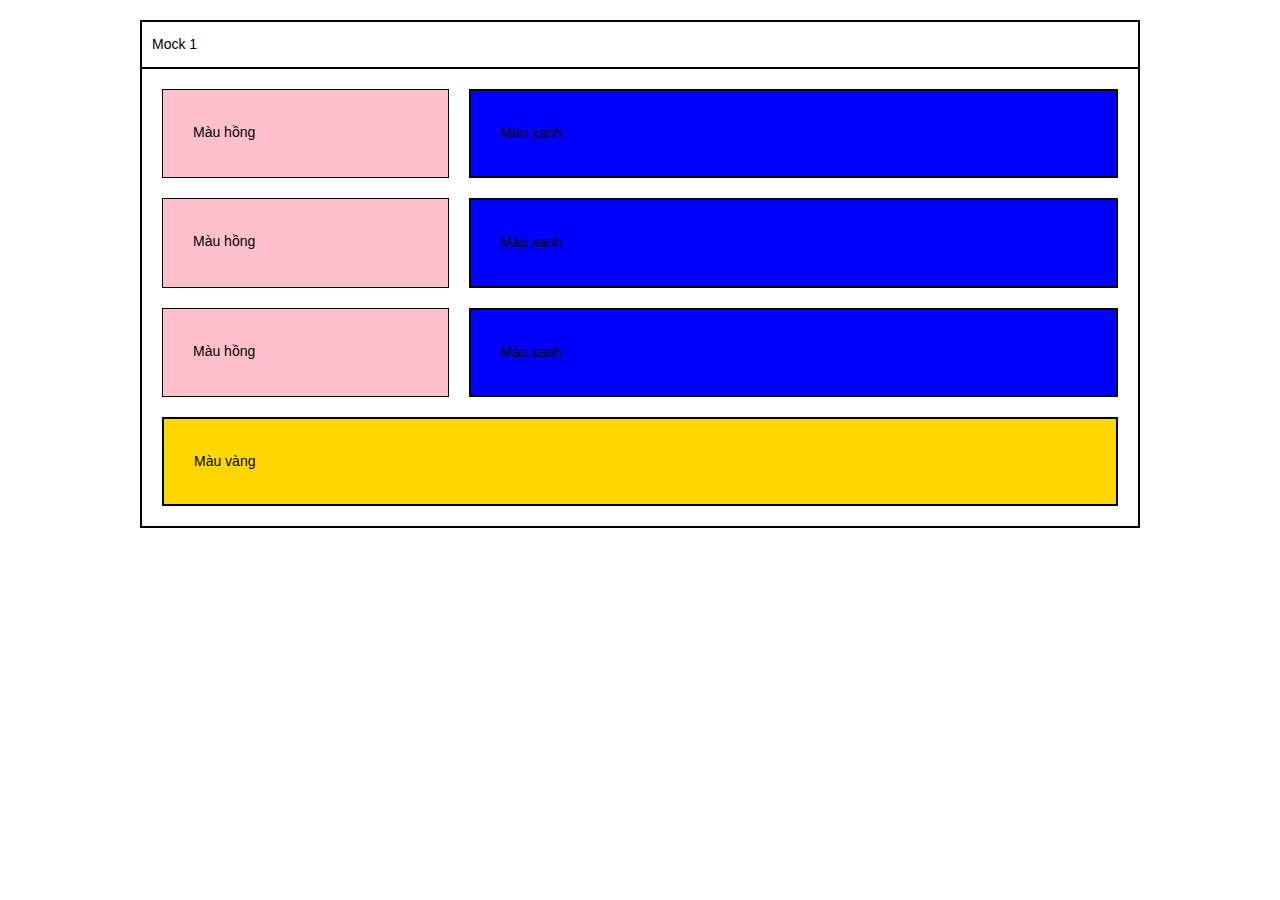
<file: index.html>
<!DOCTYPE html>
<html>
<head>
    <meta charset="UTF-8">
    <title>bai 1</title>
    <link rel="stylesheet" href="./assets/css/reset.css">
    
    <link rel="stylesheet" href="./assets/css/style.css">

    <link rel="stylesheet" href="./assets/css/responsive.css">

    <meta name="viewport" content="width=device-width, initial-scale=1, shrink-to-fit=no">
</head>
<body>
  <main>
    <div class="box">
      <div class="top">
        Mock 1
      </div>
      <div class="bottom">
        <div class="list">
          <div class="row">
            <div class="left">
              Màu hồng
            </div>
            <div class="right">
              Màu xanh
            </div>
          </div>
          <div class="row">
            <div class="left">
              Màu hồng
            </div>
            <div class="right">
              Màu xanh
            </div>
          </div>
          <div class="row">
            <div class="left">
              Màu hồng
            </div>
            <div class="right">
              Màu xanh
            </div>
          </div>
        </div>
        <div class="gold">
          Màu vàng
        </div>
      </div>
    </div>
  </main>
</body>
</html>
</file>
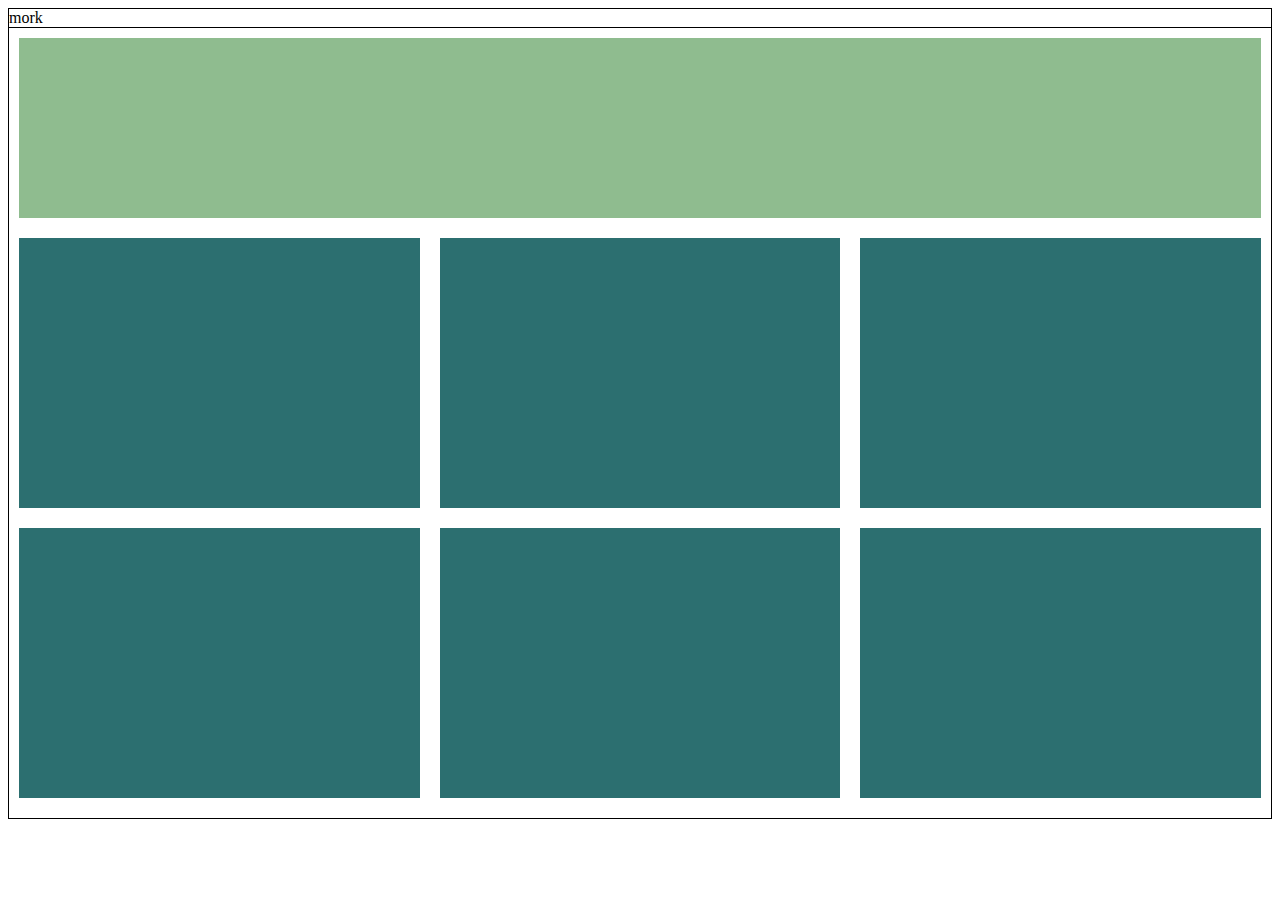
<file: 3/index.html>
<!DOCTYPE html>
<html lang="en">
<head>
    <meta charset="UTF-8">
    <meta http-equiv="X-UA-Compatible" content="IE=edge">
    <meta name="viewport" content="width=device-width, initial-scale=1.0">
    <link rel="stylesheet" href="css.css">
    <link rel="stylesheet" href="responsive.css">

    <title>Document</title>
</head>
<body>
    <main>
        <div class="khung">
            <div class="zz">mork</div>
            <div class="bo">
                <div class="xanh"></div>
                <div class="anh">
                    <div class="a" ></div>
                    <div class="a" ></div>
                    <div class="a" ></div>
                    <div class="a" ></div>
                    <div class="a" ></div>
                    <div class="a" ></div>
                </div>
            </div>
            
        </div>
    </main>
</body>
</html>
</file>
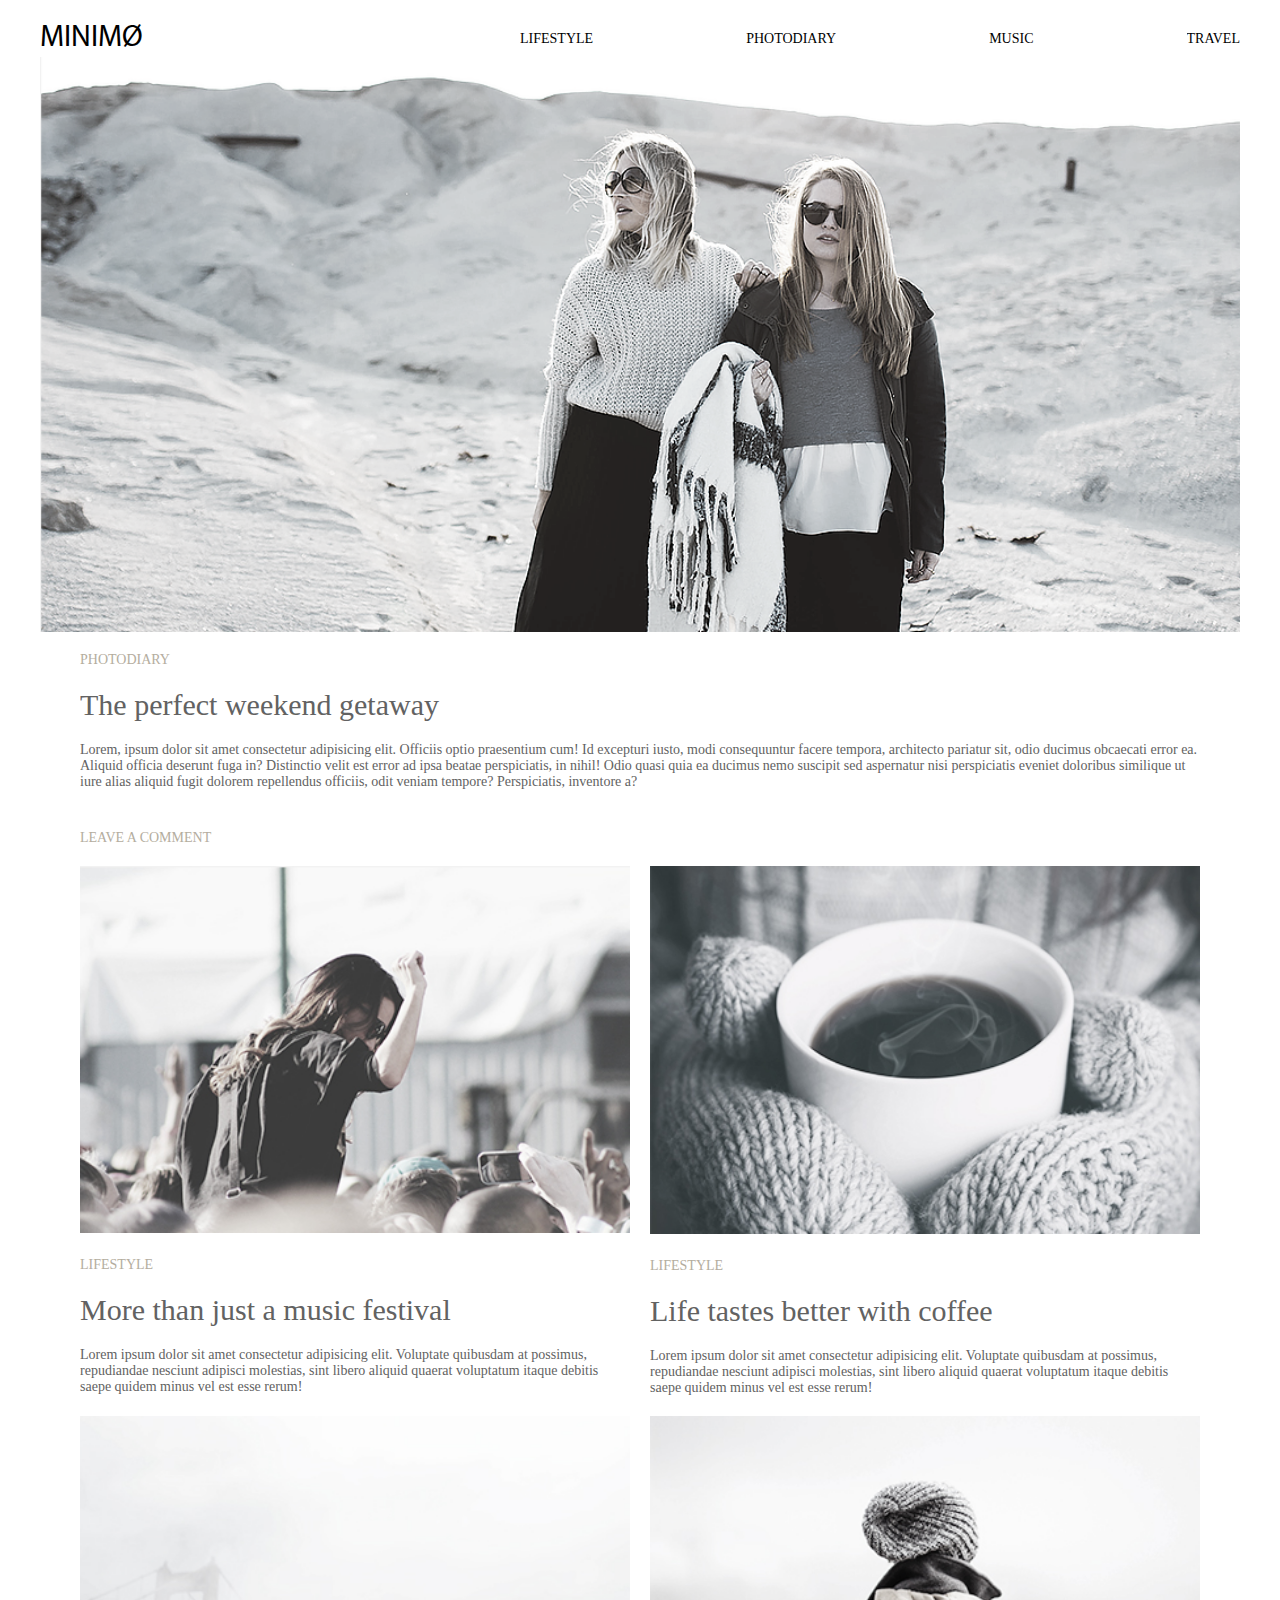
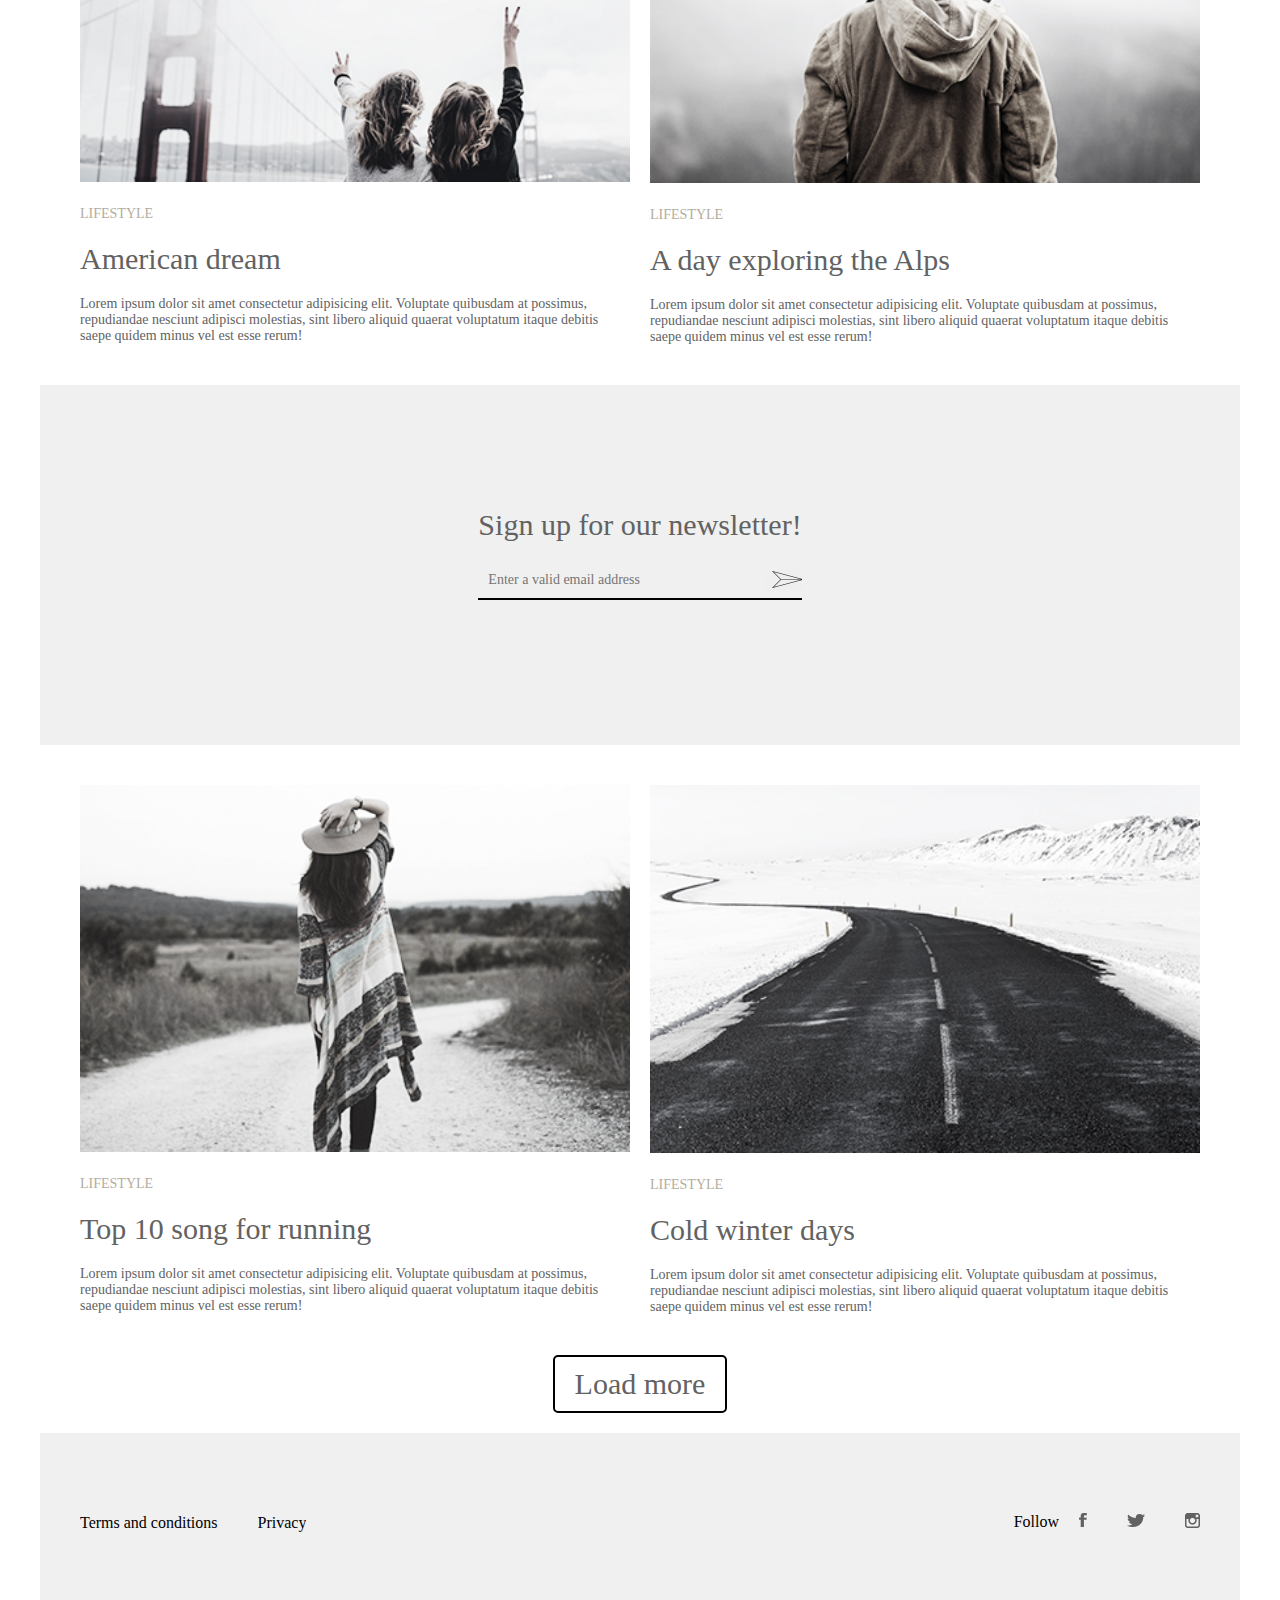
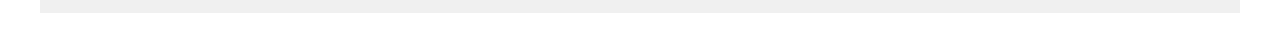
<file: blog/index.html>
<!DOCTYPE html>
<html lang="en">
<head>
    <meta charset="UTF-8">
    <meta http-equiv="X-UA-Compatible" content="IE=edge">
    <meta name="viewport" content="width=device-width, initial-scale=1.0">
    <link rel="stylesheet" href="ccss.css">
    <link rel="stylesheet" href="responsive.css">

    <title>Document</title>
</head>
<body>
    <header>
        <div class="container">
            <div class="logo">minimø</div>
            <div class="menu">
                <div>LIFESTYLE</div>
                <div>PHOTODIARY</div> 
                <div>MUSIC</div>
                <div>TRAVEL</div>
            </div>
            <div class="menuR">
                <div class="aa"></div>
                <div class="cc"></div>
                <div  class="bb"></div>
            </div>
            <div class="show">
                <div>LIFESTYLE</div>
                <div>PHOTODIARY</div> 
                <div>MUSIC</div>
                <div>TRAVEL</div>
            </div>
        </div>
        <div  class="banner">
            <img src="./img/banner.png" alt="fashion">
        </div>
    </header>
    <main>
        <div class="main">
            <div class="photodiary">photodiary</div>
            <div class="title1">The perfect weekend getaway</div>
            <div class="content1">Lorem, ipsum dolor sit amet consectetur adipisicing elit. Officiis optio praesentium cum! Id excepturi iusto, modi consequuntur facere tempora, architecto pariatur sit, odio ducimus obcaecati error ea. Aliquid officia deserunt fuga in? Distinctio velit est error ad ipsa beatae perspiciatis, in nihil! Odio quasi quia ea ducimus nemo suscipit sed aspernatur nisi perspiciatis eveniet doloribus similique ut iure alias aliquid fugit dolorem repellendus officiis, odit veniam tempore? Perspiciatis, inventore a? </div>
            <div class="photodiary">Leave a comment</div>
            <div class="content">
                <div>
                    <img src="./img/1.jpg" alt="">
                    <div class="photodiary">LIFESTYLE</div>
                    <div class="title1">More  than just  a music  festival</div>
                    <div class="content1">Lorem ipsum dolor sit amet consectetur adipisicing elit. Voluptate quibusdam at possimus, repudiandae nesciunt adipisci molestias, sint libero aliquid quaerat voluptatum itaque debitis saepe quidem minus vel est esse rerum!</div>
                </div>

                <div>
                    <img src="./img/2.jpg" alt="">
                    <div class="photodiary">LIFESTYLE</div>
                    <div class="title1">Life tastes better with coffee</div>
                    <div class="content1">Lorem ipsum dolor sit amet consectetur adipisicing elit. Voluptate quibusdam at possimus, repudiandae nesciunt adipisci molestias, sint libero aliquid quaerat voluptatum itaque debitis saepe quidem minus vel est esse rerum!</div>
                </div>

                <div>
                    <img src="./img/3.jpg" alt="">
                    <div class="photodiary">LIFESTYLE</div>
                    <div class="title1">American dream</div>
                    <div class="content1">Lorem ipsum dolor sit amet consectetur adipisicing elit. Voluptate quibusdam at possimus, repudiandae nesciunt adipisci molestias, sint libero aliquid quaerat voluptatum itaque debitis saepe quidem minus vel est esse rerum!</div>
                </div>

                <div>
                    <img src="./img/4.jpg" alt="">
                    <div class="photodiary">LIFESTYLE</div>
                    <div class="title1">A day exploring the Alps</div>
                    <div class="content1">Lorem ipsum dolor sit amet consectetur adipisicing elit. Voluptate quibusdam at possimus, repudiandae nesciunt adipisci molestias, sint libero aliquid quaerat voluptatum itaque debitis saepe quidem minus vel est esse rerum!</div>
                </div>
            </div>
        </div>
    </main>

    <div class="letter">
        <div>
            <div class="title1">
                Sign up for our newsletter!
            </div>
            <div class="send">
                <input type="text" class="input" placeholder="Enter a valid email address">
                <button><img src="./img/icon.png" alt="send"></button>
            </div>
           
        </div>
    </div>

    <div class="content more">
        <div>
            <img src="./img/5.jpg" alt="">
            <div class="photodiary">LIFESTYLE</div>
            <div class="title1">Top 10 song for running</div>
            <div class="content1">Lorem ipsum dolor sit amet consectetur adipisicing elit. Voluptate quibusdam at possimus, repudiandae nesciunt adipisci molestias, sint libero aliquid quaerat voluptatum itaque debitis saepe quidem minus vel est esse rerum!</div>
        </div>

        <div>
            <img src="./img/6.jpg" alt="">
            <div class="photodiary">LIFESTYLE</div>
            <div class="title1">Cold winter days</div>
            <div class="content1">Lorem ipsum dolor sit amet consectetur adipisicing elit. Voluptate quibusdam at possimus, repudiandae nesciunt adipisci molestias, sint libero aliquid quaerat voluptatum itaque debitis saepe quidem minus vel est esse rerum!</div>
        </div>
    </div>

    <div class="btn">
        <a href="#">Load more</a>
    </div>

    <div class="footer">
       <div class="right">
            <div>
                Terms and conditions
            </div>
            <div>           
                Privacy
            </div>
       </div>
       <div class="left">
        <div>
           Follow
        </div>
        <a href="#"><img src="./img/7.png" alt="fb"></a>
        <a href="#"><img src="./img/8.png" alt="tw"></a>
        <a href="#"><img src="./img/9.png" alt="ins"></a>

   </div>
    </div>
   
    
    <script  src="js.js"></script>
</body>
</html>
</file>
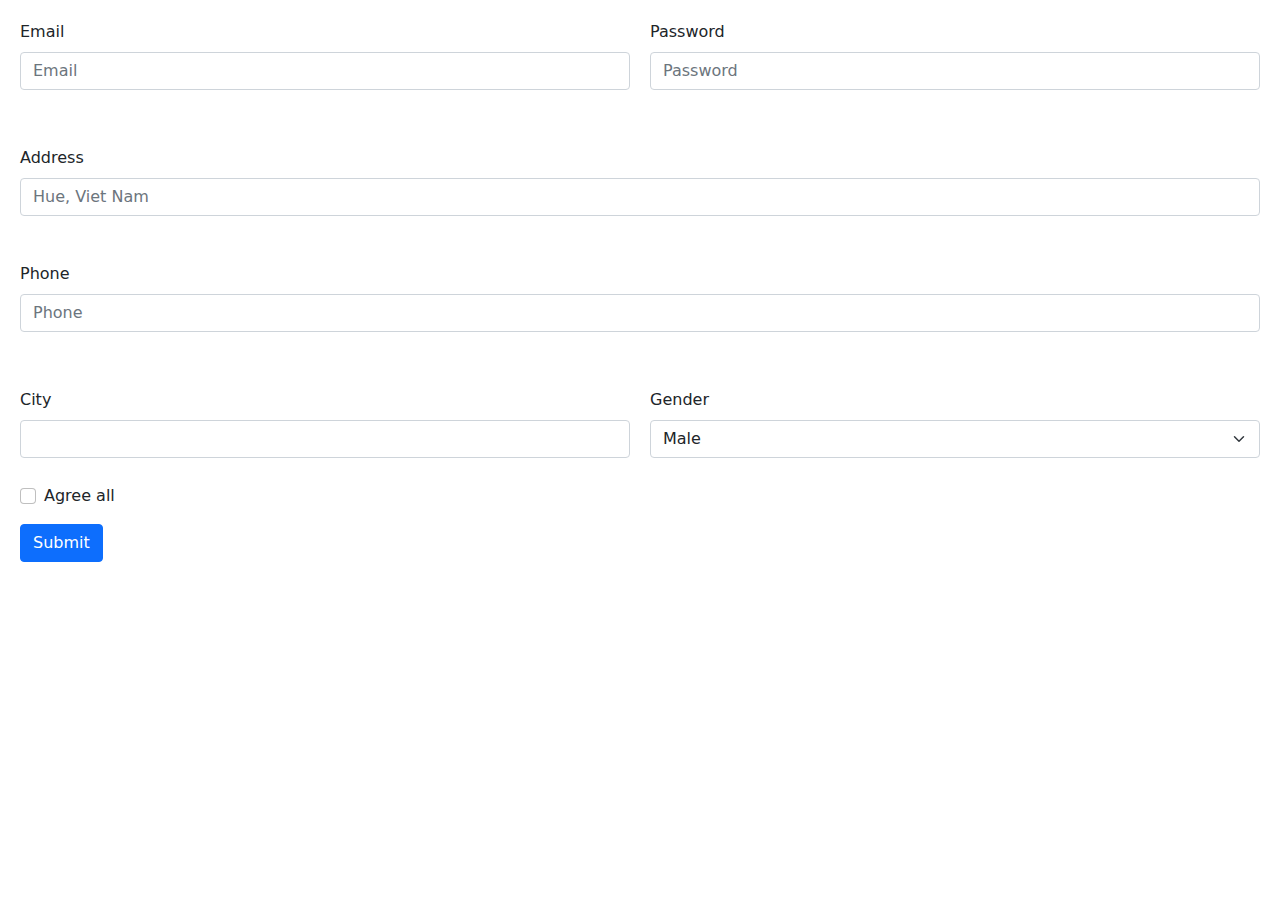
<file: bootrap/index.html>
<!DOCTYPE html>
<html lang="en">
<head>
    <meta charset="UTF-8">
    <meta http-equiv="X-UA-Compatible" content="IE=edge">
    <meta name="viewport" content="width=device-width, initial-scale=1.0">
    <link rel="stylesheet" href="./css/reset.css">
    <link rel="stylesheet" href="./css/bootstrap.min.css">
    <link rel="stylesheet" href="./css/style.css">
    <title>Document</title>
</head>
<body>
  
   <div class="form">
        <div>
            <form class="fix">
                <div class="mb-3">
                  <label for="exampleInputEmail1" class="form-label">Email</label>
                  <input type="email" class="form-control" id="exampleInputEmail1" aria-describedby="emailHelp" placeholder="Email">
                </div>
                <div class="mb-3">
                  <label for="exampleInputPassword1" class="form-label">Password</label>
                  <input type="password" class="form-control" id="exampleInputPassword1" placeholder="Password">
                </div>
            </form>
        </div>
   </div>


   <div class="form address">
        <div class="mb-3">
            <label for="exampleInputEmail1" class="form-label">Address</label>
            <input type="text" class="form-control" placeholder="Hue, Viet Nam">
        </div>
    </div>


   <div class="form address">
        <div class="mb-3">
            <label for="exampleInputEmail1" class="form-label">Phone</label>
            <input type="number" class="form-control" placeholder="Phone">
        </div>
   </div>

   <div class="form">
    <div>
                <form class="fix">
                    <div class="mb-3">
                    <label for="exampleInputEmail1" class="form-label">City</label>
                    <input type="email" class="form-control" id="exampleInputEmail1" aria-describedby="emailHelp">
                    </div>
                    <div>
                        <label for="exampleInputEmail1" class="form-label">Gender</label>
                        <select class="form-select" aria-label="Default select example">
                            <option value="1">Male</option>
                            <option value="2">Female</option>
                        </select>
                    </div>
                </form>
            </div>


            <div class="tick">
                <div class="mb-3 form-check">
                    <input type="checkbox" class="form-check-input" id="exampleCheck1">
                    <label class="form-check-label" for="exampleCheck1">Agree all</label>
                  </div>
                  <button type="submit" class="btn btn-primary">Submit</button>
            </div>


    </div>


    

    <script src="./js/jquery-3.5.1.slim.min.js"></script>
    <script src="./js/bootstrap.min.js"></script>
</body>
</html>
</file>
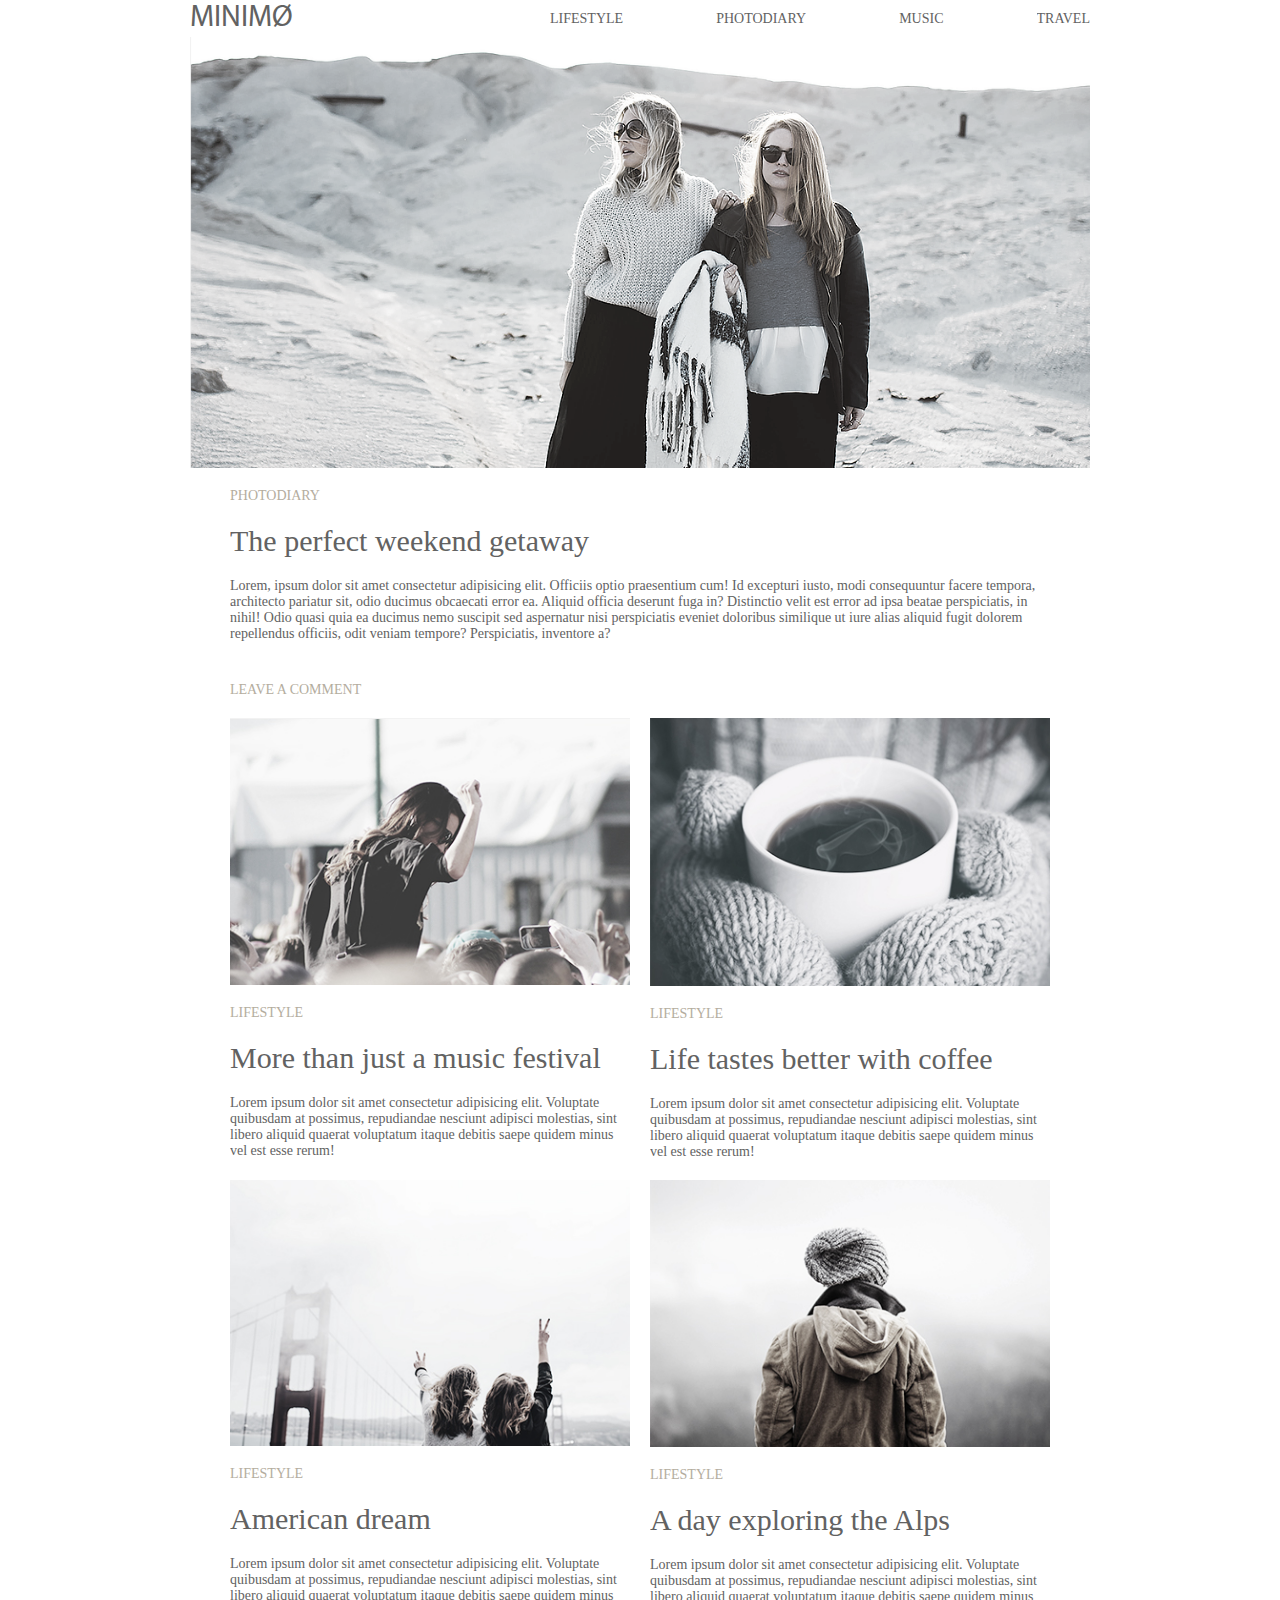
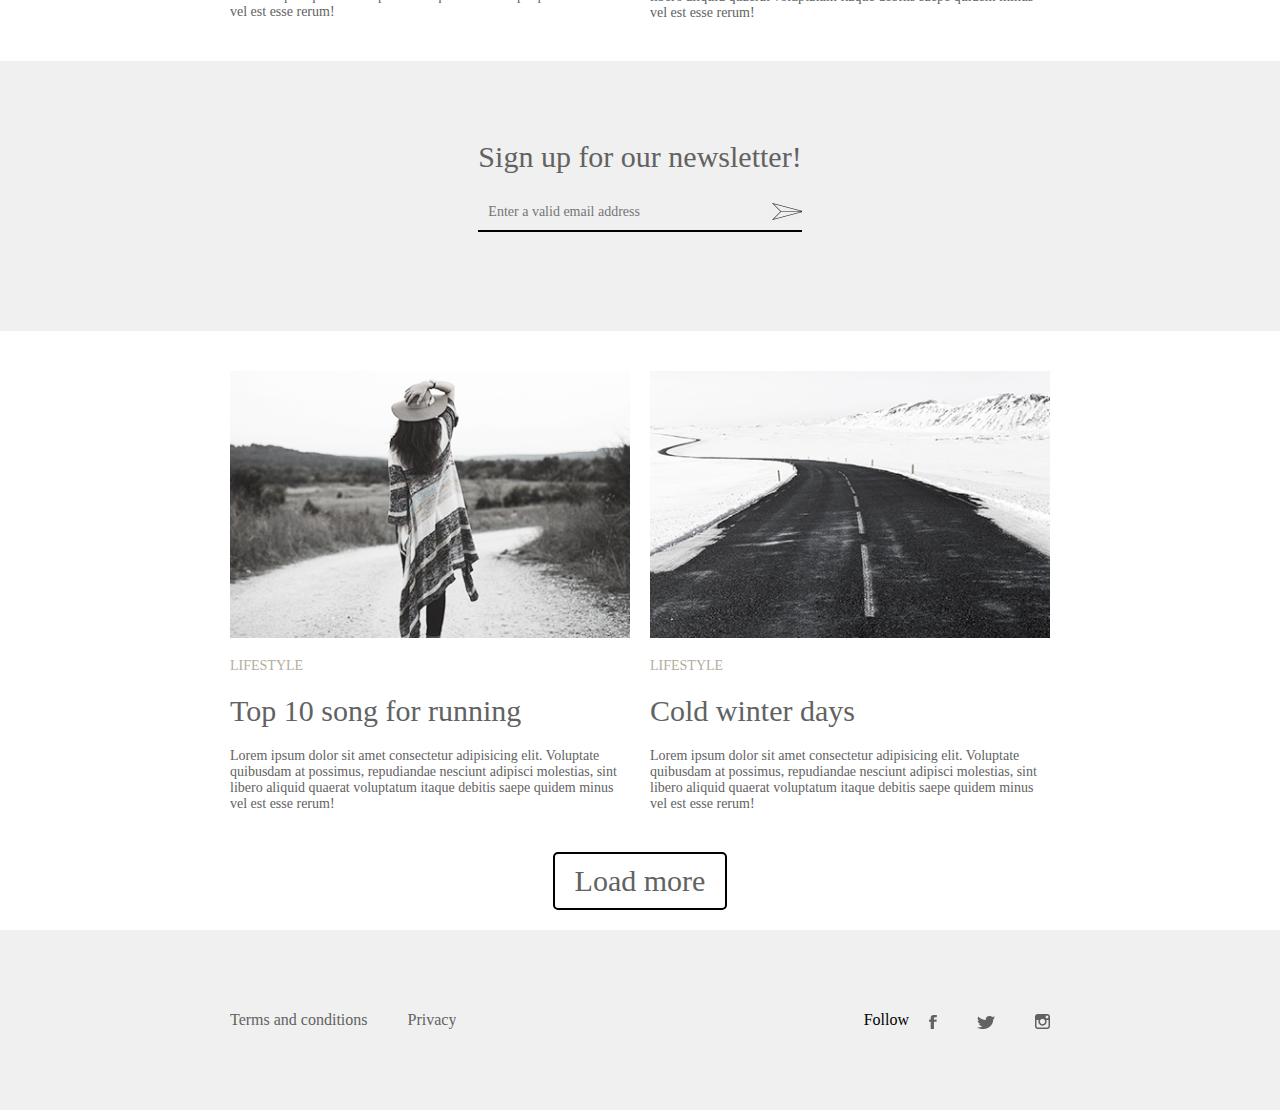
<file: new/index.html>
<!DOCTYPE html>
<html lang="en">
<head>
    <meta charset="UTF-8">
    <meta http-equiv="X-UA-Compatible" content="IE=edge">
    <meta name="viewport" content="width=device-width, initial-scale=1.0">
    <link rel="stylesheet" href="ccss.css">
    <link rel="stylesheet" href="reset.css">
    <link rel="stylesheet" href="responsive.css">

    <title>Document</title>
</head>
<body>
    <header>
        <div class="container row">
            <div class="logo"><a href="#">minimø</a></div>
            <div class="menu">
                <div><a href="#">LIFESTYLE</a></div>
                <div><a href="#">PHOTODIARY</a></div> 
                <div><a href="#">MUSIC</a></div>
                <div><a href="#">TRAVEL</a></div>
            </div>
            <div class="menuR">
                <div class="aa"></div>
                <div class="cc"></div>
                <div  class="bb"></div>
            </div>
            <div class="show">
                <div>LIFESTYLE</div>
                <div>PHOTODIARY</div> 
                <div>MUSIC</div>
                <div>TRAVEL</div>
            </div>
        </div>
    </header>
    <main >
        <div  class="banner row">
            <img src="./img/banner.png" alt="fashion">
        </div>
        
        <div class="main row">
            <div class="photodiary">photodiary</div>
            <div class="title1">The perfect weekend getaway</div>
            <div class="content1">Lorem, ipsum dolor sit amet consectetur adipisicing elit. Officiis optio praesentium cum! Id excepturi iusto, modi consequuntur facere tempora, architecto pariatur sit, odio ducimus obcaecati error ea. Aliquid officia deserunt fuga in? Distinctio velit est error ad ipsa beatae perspiciatis, in nihil! Odio quasi quia ea ducimus nemo suscipit sed aspernatur nisi perspiciatis eveniet doloribus similique ut iure alias aliquid fugit dolorem repellendus officiis, odit veniam tempore? Perspiciatis, inventore a? </div>
            <div class="photodiary">Leave a comment</div>
            <div class="content">
                <div>
                    <img src="./img/1.jpg" alt="">
                    <div class="photodiary">LIFESTYLE</div>
                    <div class="title1">More  than just  a music  festival</div>
                    <div class="content1">Lorem ipsum dolor sit amet consectetur adipisicing elit. Voluptate quibusdam at possimus, repudiandae nesciunt adipisci molestias, sint libero aliquid quaerat voluptatum itaque debitis saepe quidem minus vel est esse rerum!</div>
                </div>

                <div>
                    <img src="./img/2.jpg" alt="">
                    <div class="photodiary">LIFESTYLE</div>
                    <div class="title1">Life tastes better with coffee</div>
                    <div class="content1">Lorem ipsum dolor sit amet consectetur adipisicing elit. Voluptate quibusdam at possimus, repudiandae nesciunt adipisci molestias, sint libero aliquid quaerat voluptatum itaque debitis saepe quidem minus vel est esse rerum!</div>
                </div>

                <div>
                    <img src="./img/3.jpg" alt="">
                    <div class="photodiary">LIFESTYLE</div>
                    <div class="title1">American dream</div>
                    <div class="content1">Lorem ipsum dolor sit amet consectetur adipisicing elit. Voluptate quibusdam at possimus, repudiandae nesciunt adipisci molestias, sint libero aliquid quaerat voluptatum itaque debitis saepe quidem minus vel est esse rerum!</div>
                </div>

                <div>
                    <img src="./img/4.jpg" alt="">
                    <div class="photodiary">LIFESTYLE</div>
                    <div class="title1">A day exploring the Alps</div>
                    <div class="content1">Lorem ipsum dolor sit amet consectetur adipisicing elit. Voluptate quibusdam at possimus, repudiandae nesciunt adipisci molestias, sint libero aliquid quaerat voluptatum itaque debitis saepe quidem minus vel est esse rerum!</div>
                </div>
            </div>
        </div>


        <div class="letter" id="full">
            <div>
                <div class="title1">
                    Sign up for our newsletter!
                </div>
                <div class="send">
                    <input type="text" class="input" placeholder="Enter a valid email address">
                    <button><img src="./img/icon.png" alt="send"></button>
                </div>
               
            </div>
        </div>
    
        <div class="content more row">
            <div>
                <img src="./img/5.jpg" alt="">
                <div class="photodiary">LIFESTYLE</div>
                <div class="title1">Top 10 song for running</div>
                <div class="content1">Lorem ipsum dolor sit amet consectetur adipisicing elit. Voluptate quibusdam at possimus, repudiandae nesciunt adipisci molestias, sint libero aliquid quaerat voluptatum itaque debitis saepe quidem minus vel est esse rerum!</div>
            </div>
    
            <div>
                <img src="./img/6.jpg" alt="">
                <div class="photodiary">LIFESTYLE</div>
                <div class="title1">Cold winter days</div>
                <div class="content1">Lorem ipsum dolor sit amet consectetur adipisicing elit. Voluptate quibusdam at possimus, repudiandae nesciunt adipisci molestias, sint libero aliquid quaerat voluptatum itaque debitis saepe quidem minus vel est esse rerum!</div>
            </div>
        </div>
    
        <div class="btn">
            <a href="#">Load more</a>
        </div>


    </main>


    <footer>
        <div class="full">
            <div class="footer row">
                <div class="right">
                     <div>
                         <a href="#">Terms and conditions</a>
                     </div>
                     <div>           
                         <a href="#">Privacy</a>
                     </div>
                </div>
                <div class="left">
                     <div>
                         Follow
                     </div>
                     <a href="#"><img src="./img/7.png" alt="fb"></a>
                     <a href="#"><img src="./img/8.png" alt="tw"></a>
                     <a href="#"><img src="./img/9.png" alt="ins"></a>
                 </div>
             </div>
        </div>
    </footer>
    
    <script  src="js.js"></script>
</body>
</html>
</file>
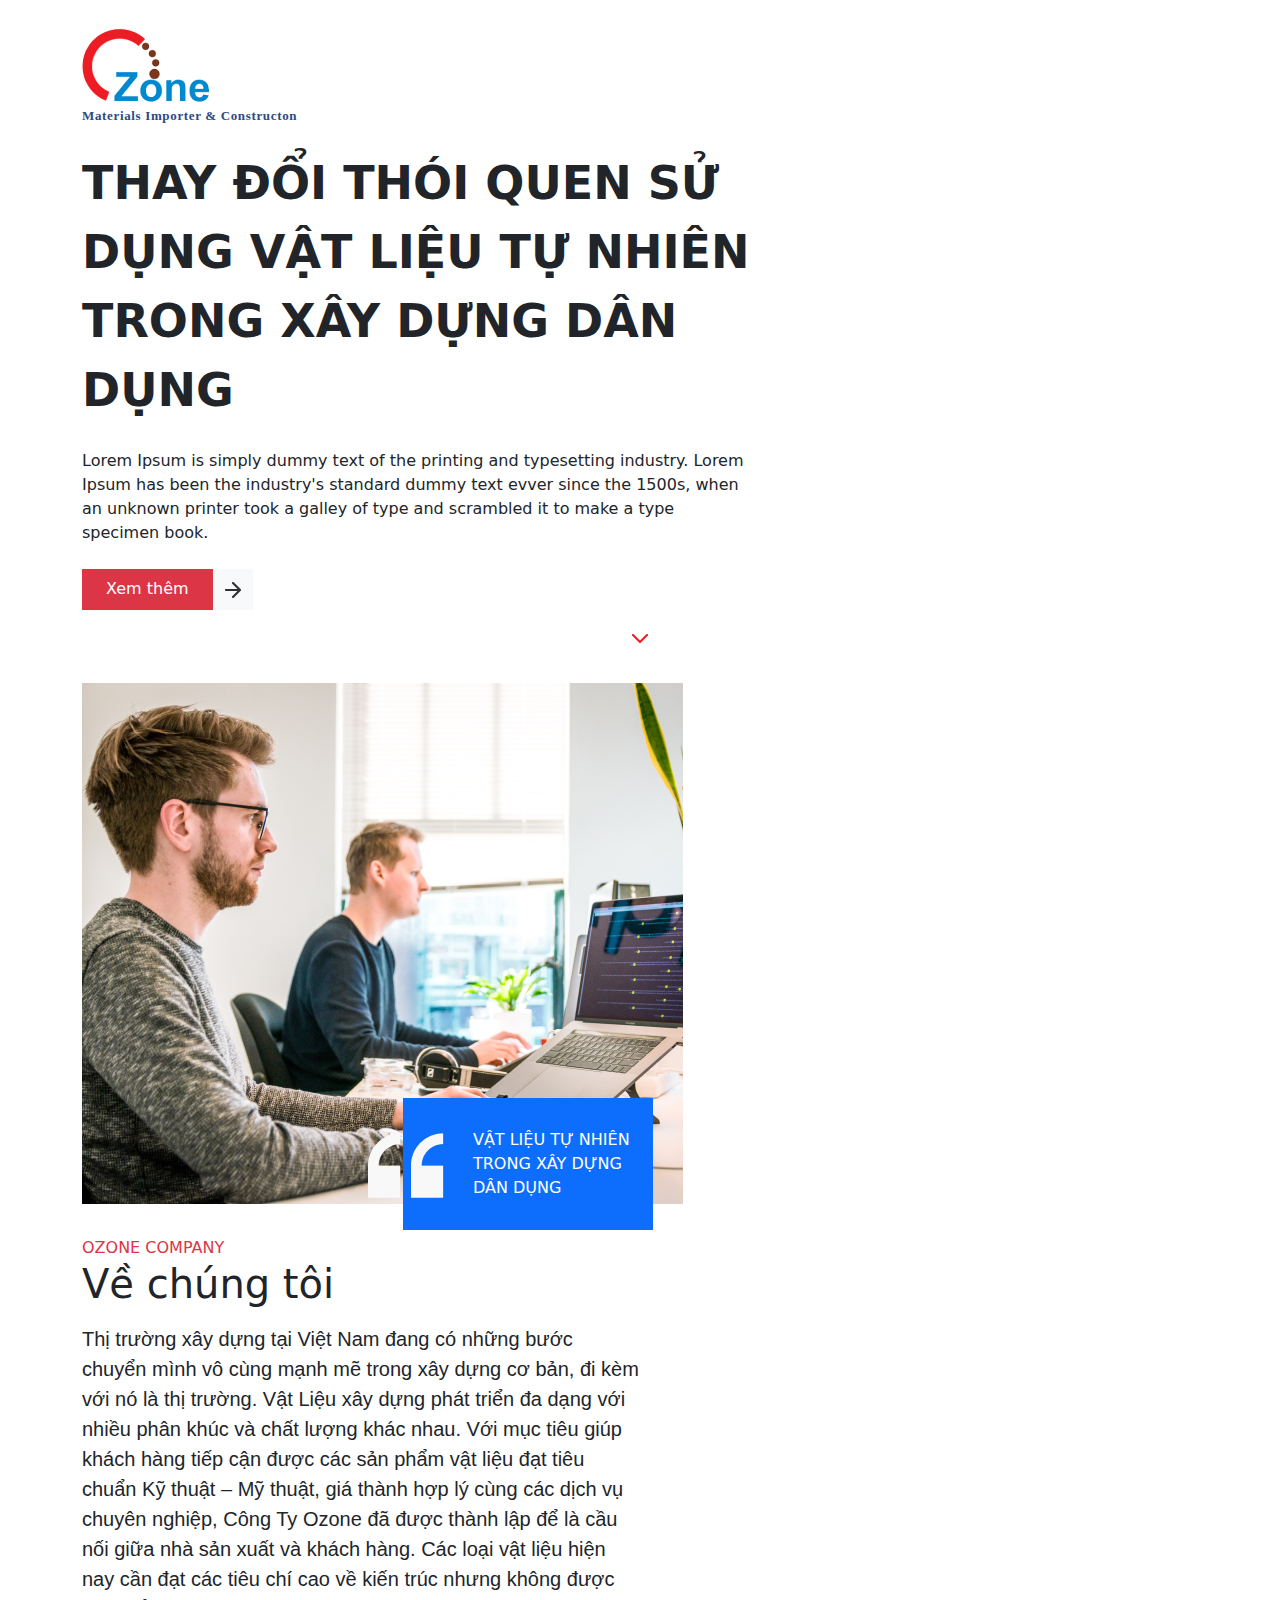
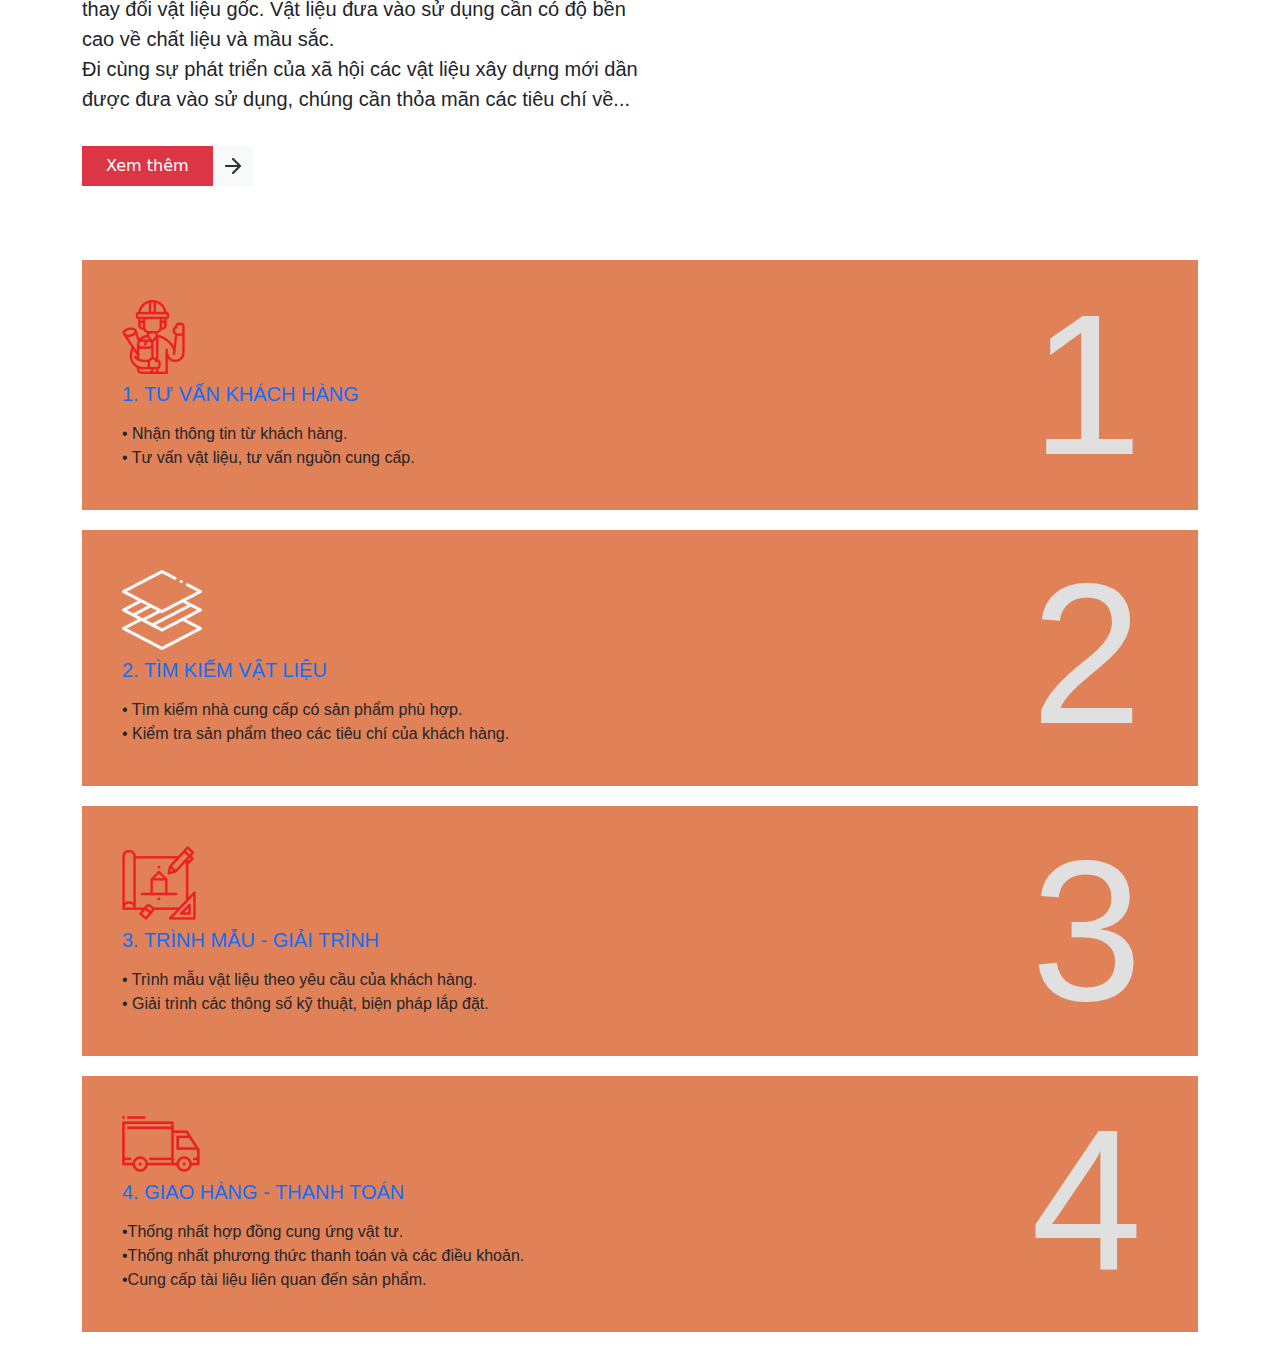
<file: ozon/index.html>
<!DOCTYPE html>
<html lang="en">
<head>
    <meta charset="UTF-8">
    <meta http-equiv="X-UA-Compatible" content="IE=edge">
    <meta name="viewport" content="width=device-width, initial-scale=1.0">
    <link rel="stylesheet" href="./css/reset.css">
    <link rel="stylesheet" href="./css/bootstrap.min.css">
    <link rel="stylesheet" href="./css/style.css">
    <title>Document</title>
</head>
<body>
  <header>
        <div class="container py-4">
            <div class="row d-flex align-items-start">
                <div class="logo col-lg-4 d-flex">
                    <div class="logo d-flex flex-lg-column align-items-center" id="kk">
                        <img src="./figma.com/logo-1 1.png" alt="ozon">
                        <div class="log"  style="z-index:2;">Materials Importer & Constructon</div>
                    </div>
                </div>
                
                <div  class="col-lg-8 d-flex" id="menu">
                    <div  class="d-flex align-items-center px-4 ">
                        <div class="px-3"><img src="./figma.com/vector_phone.svg" alt="phone"></div>
                        <div class="">
                            <div class="hotline">HOTLINE</div>
                            <div class="phone">028 6652 3966</div>
                        </div>
                    </div>
                    <div class="d-flex align-items-center px-4">
                        <div class="px-3"><img src="./figma.com/vector_email.svg" alt="email"></div>
                        <div>
                            <div class="hotline">EMAIL</div>
                            <div class="phone">info@ozonejsc.vn</div>
                        </div>
                    </div>
                    <div class="d-flex align-items-center px-4">
                        <div class="px-3"><img src="./figma.com/vector_lock.svg" alt="lock"></div>
                        <div>
                            <div class="hotline">GIỜ LÀM VIỆC</div>
                            <div class="phone">Mon. - Fri. 08AM - 18PM</div>
                        </div>
                    </div>
                </div>
            </div>
        </div>

        <div class="container" id="menu">
            <div class="row py-4">
                <div  class="d-flex justify-content-center align-items-center ">
                    <div class="mx-5 py-2 aa"><a href="#">TRANG CHỦ</a></div>
                    <div class="mx-5 py-2 aa"><a href="#">DỊCH VỤ</a></div>
                    <div class="mx-5 py-2 aa"><a href="#">ALBUM ẢNH</a></div>
                    <div class="mx-5 py-2 aa"><a href="#">CHỨNG NHẬN</a></div>
                    <div class="mx-5 py-2 aa"><a href="#">LIÊN HỆ</a></div>
                </div>
            </div>
        </div>


  </header>

 

  <main>
        <div class="container">
            <div class="row">
                <div>
                    <div class="content">
                        THAY ĐỔI THÓI QUEN SỬ DỤNG VẬT LIỆU TỰ NHIÊN TRONG XÂY DỰNG DÂN DỤNG
                    </div>
    
                    <div class="info">
                        Lorem Ipsum is simply dummy text of the printing and typesetting industry. Lorem Ipsum has been the industry's standard dummy text evver since the 1500s, when an unknown printer took a galley of type and scrambled it to make a type specimen book.
                    </div>
                    
                    <div class="d-flex py-4">
                        <div class="bg-danger  px-4 py-2"><a href="#"  class="text-white">Xem thêm</a></div>
                        <div class="bg-light px-2 py-2"><a href="#"><img src="./figma.com/arrow-right.png" alt=""></a></div>
                    </div>
                </div>

                <div>
                    <div></div>
                 </div>
            </div>

            <div class="d-flex  justify-content-center"><img src="./figma.com/angle_down.png" alt=""></div>

            <div class="row py-4">
                <div class="img col-lg-12 col-xxl-6 py-3">
                    <div class="about">
                        <img src="./figma.com/about_people.jpeg" alt="people">

                        <div class="about-a">
                            <div class="about-detal bg-primary">
                                <div class="">VẬT LIỆU TỰ NHIÊN
                                    TRONG XÂY DỰNG DÂN
                                    DỤNG
                                </div>
                                <div class="about-detal-img"> 
                                    <img src="./figma.com/icon-frame.png" alt="">
                                </div>
                            </div>
                        </div>
                    </div>
                </div>

                <div class="col-lg-12 col-xxl-6 kk py-3">
                    <div  class="text-danger">OZONE COMPANY</div>
                    <div class="h1">Về chúng tôi</div>
                    <div  class="py-2 text col-lg-6 col-xxl-12 ">
                        Thị trường xây dựng tại Việt Nam đang có những bước chuyển mình vô cùng mạnh mẽ trong xây dựng cơ bản, đi kèm với nó là thị trường. Vật Liệu xây dựng phát triển đa dạng với nhiều phân khúc và chất lượng khác nhau. Với mục tiêu giúp khách hàng tiếp cận được các sản phẩm vật liệu đạt tiêu chuẩn Kỹ thuật – Mỹ thuật, giá thành hợp lý cùng các dịch vụ chuyên nghiệp, Công Ty Ozone đã được thành lập để là cầu nối giữa nhà sản xuất và khách hàng. Các loại vật liệu hiện nay cần đạt các tiêu chí cao về kiến trúc nhưng không được thay đổi vật liệu gốc. Vật liệu đưa vào sử dụng cần có độ bền cao về chất liệu và mầu sắc.
                        <br>
                        Đi cùng sự phát triển của xã hội các vật liệu xây dựng mới dần được đưa vào sử dụng, chúng cần thỏa mãn các tiêu chí về...
                    </div>

                    <div class="d-flex py-4">
                        <div class="bg-danger  px-4 py-2"><a href="#"  class="text-white">Xem thêm</a></div>
                        <div class="bg-light px-2 py-2"><a href="#"><img src="./figma.com/arrow-right.png" alt=""></a></div>
                    </div>
                </div>


            </div>
        
            <div class="d-flex flex-wrap justify-content-center">
                <div class="a">
                    <img src="./figma.com/icon_engineer.png" alt="">
                    <div class="w-75">
                        <div class="h5 text-primary py-2">
                            1. TƯ VẤN KHÁCH HÀNG
                        </div>
                        <div>
                            • Nhận thông tin từ khách hàng.
                        </div>
                        <div>
                            • Tư vấn vật liệu, tư vấn nguồn cung cấp.
                        </div>
                        <div class="num">
                            1
                        </div>
                    </div>
                </div>
                <div class="a">
                    <img src="./figma.com/icon_material.png" alt="">
                    <div class="w-75">
                        <div class="h5 text-primary  py-2">
                            2. TÌM KIẾM VẬT LIỆU
                        </div>
                        <div>
                            • Tìm kiếm nhà cung cấp có sản phẩm phù hợp.
                        </div>
                        <div>
                            • Kiểm tra sản phẩm theo các tiêu chí của khách hàng.
                        </div>
                        <div class="num">
                            2
                        </div>
                    </div>

                </div>
                <div class="a">
                    <img src="./figma.com/icon_designn.png" alt="">
                    <div class="w-75">
                        <div class="h5  text-primary   py-2">
                            3. TRÌNH MẪU - GIẢI TRÌNH
                        </div>
                        <div>
                            • Trình mẫu vật liệu theo yêu cầu của khách hàng.
                        </div>
                        <div>
                            • Giải trình các thông số kỹ thuật, biện pháp lắp đặt.
                        </div>

                        <div class="num">
                            3
                        </div>
                    </div>
                </div>
                <div class="a">
                    <img src="./figma.com/icon_truck.png" alt="">
                    <div class="w-75">
                        <div class="h5 text-primary  py-2">
                            4. GIAO HÀNG - THANH TOÁN
                        </div>
                        <div>
                            •Thống nhất hợp đồng cung ứng vật tư.
                        </div>
                        <div>
                            •Thống nhất phương thức thanh toán và các điều khoản.
                        </div>
                        <div>
                            •Cung cấp tài liệu liên quan đến sản phẩm.
                        </div>

                        <div class="num">
                            4
                        </div>
                    </div>
                </div>
            </div>
        </div>
  </main>


  <footer>
    
  </footer>
    

    <script src="./js/jquery-3.5.1.slim.min.js"></script>
    <script src="./js/bootstrap.min.js"></script>
</body>
</html>
</file>
<file: assets/css/style.css>
body {
  padding: 20px;
}
.box {
  border: 2px solid #000000;
  max-width: 1000px;
  margin: 0 auto;
}
.top {
  border-bottom: 2px solid #000000;
  padding: 10px;
}
.bottom {
  padding: 20px;
}
.row {
  display: flex;
  justify-content: space-between;
  margin-bottom: 20px;
}
.left {
  width: 30%;
  padding: 30px;
  background: pink;
  border: 1px solid #000000;
}
.right {
  width: calc(70% - 20px);
  padding: 30px;
  background: blue;
  border: 2px solid #000000;
}
.product-item img {
  width: 100%
}
.gold {
  background: gold;
  padding: 30px;
  border: 2px solid #000000;
}




























.product-list {
  display: flex;
  align-items: center;
  justify-content: space-between;
  flex-wrap: wrap;
}
.product-item {
  width: calc((100% - 40px) / 3);
  margin-bottom: 20px;
}
.product-item a {
  display: block;
  position: relative;
}
.product-item a .product-title {
  position: absolute;
  bottom: 0;
  left: 0;
  width: 100%;
  color: #FFFFFF;
  background: rgba(0,0,0,0.5);
  text-align: center;
  padding: 10px;
}

.title {
  position: relative;
  padding-left: 20px;
}
.title:before {
  content: '';
  width: 15px;
  height: 15px;
  background: #c9f10e;
  display: block;
  border-radius: 50%;
  position: absolute;
  top: 5px;
  left: 0;
}


.button a {
  position: relative;
}
.button a:before {
  content: '';
  position: absolute;
  top: 0;
  right: 0;
  width: 48px;
  height: 48px;
  background: #F8F8F8;
}
.button a:after {
  content: '';
  position: absolute;
  top: 50%;
  right: 12px;
  transform: translateY(-50%);
}
</file>
<file: assets/css/responsive.css>
@media (max-width:1024px){

    .left{
        width: calc((100% - 20px)/2);
    }
    .right{
        width: calc((100% - 20px)/2);
    }
    .top{

        text-align: center;
    }

}

@media (max-width:600px){

    .left{
        width: 100%;
    }
    .right{
        width: 100%;
    }
    .top{
        text-align: center;
    }
    .row{
        display: block;
    }

}
</file>
<file: 3/css.css>
*{
    box-sizing: border-box;
}

.khung{
    border: 1px solid black;
    height: 100%;
    width: 100%;

}
.xanh{
    background-color: darkseagreen;
    height: 20vh;
    margin-top: 10px;
    margin-bottom: 20px;

}
.anh{
    display: flex;
    flex-wrap: wrap;
}
.a{
    background-color: rgb(44, 111, 112);
    height: 30vh;
    width: calc((100% - 40px)/3);
    margin-right: 20px;
    margin-bottom: 20px;
    background-image: url('https://img.freepik.com/free-photo/blue-sky-with-cloud_87394-8065.jpg?size=626&ext=jpg&ga=GA1.2.909295021.1623715200');
    background-position: center;
    
}
.a:nth-child(3n){
    margin-right: 0;
}
.bo{
    margin-left: 10px;
    margin-right: 10px;
}
.zz{
    border-bottom: 1px solid black;

}
</file>
<file: 3/responsive.css>
@media (max-width:768px){
    .anh{
        display: block;
    }
  
    .a{
        width: 100%;
        height: 45vh;
    }
    .zz{
        text-align: center;
    }



}
</file>
<file: blog/ccss.css>
@font-face {
    font-family: logo;
    src: url(./myriad-pro/logo.OTF);
  }

@import url('https://fonts.googleapis.com/css2?family=Playfair+Display&display=swap');


*{
    box-sizing: border-box;
    overflow-x: hidden;
}
body{
margin: 0;
padding: 20px  40px;

}
.container{
    width: 100%;
    display: flex;
    align-items: center;
    position: relative;
    
}
.logo{
    font-family: logo;
    width: 40%;
    text-transform: uppercase;
    font-size: 30px;
}
.menu{
    width: 60%;
    display: flex;
    justify-content: space-between;
}
.menu div{
    font-size: 14px;
    font-family: 'Playfair Display', serif;
}
.banner{
    display: flex;
    justify-content: center;
    width: 100%;
}
.banner img{
width: 100%;
height: auto;
}
.main{

    padding: 0 40px;
   
}
.content{
    display: flex;
    flex-wrap: wrap;
}
.content>div{
    width: calc((100%  - 20px)/2);
    margin-right: 20px; 
}
.content>div:nth-of-type(2n){
    margin-right: 0px; 
}
.content>div>img{
    width: 100%;
}
.photodiary
{
    font-size: 14px;
    color: #b4ad9e;
    text-transform: uppercase;
    padding: 20px 0;
}
.title1
{
    font-family: 'Playfair Display', serif;
    font-size: 30px;
    color: #626262;
    padding-bottom: 20px;
}
.content1
{
    font-family: 'Playfair Display', serif;
    font-size: 14px;
    color: #626262;
    padding-bottom: 20px;
}
.letter{
    display: flex;
    justify-content: center;
    align-items: center;
    max-width: 100%;
    height: 40vh;
    background-color: #f0f0f0;
    margin-top: 20px;
    margin-bottom: 40px;
}

.input{
    display: block;
    border: 0;
    border-bottom: black 2px solid;
    background-color: transparent;
    width: 100%;
    outline: 0;
    font-family: 'Playfair Display', serif;
    font-size: 14px;
    color: #626262;
    padding: 10px;
}




.send{
    position: relative;
}
.send>button{
    position: relative;
    left: 89%;
    top: -30px;
    border: 0;
    cursor: pointer;
}

.more{
    padding: 0 40px;
}


.btn{
    display: flex;
    justify-content: center;
    align-items: center;
    padding: 20px 0px;
    
}
.btn  a{
    text-decoration: none;
    font-family: 'Playfair Display', serif;
    font-size: 30px;
    color: #626262;
    padding: 10px 20px;
    border: solid black 2px;
    border-radius: 5px;
    transition: 0.4s;
    
}
.btn  a:hover{
    background-color: blue;
    color: white;
}




.footer{
    display: flex;
    justify-content: space-between;
    align-items: center;
    max-width: 100%;
    height: 20vh;
    background-color: #f0f0f0;
    
}
.right{
    display: flex;
    justify-content: flex-start;
}
.right div{
   
    margin-left: 40px;
}

.left{
    display: flex;
    justify-content: flex-end;
}
.left a{
    margin-right: 40px;
}
.left div{
    margin-right: 20px;
}





.menuR{
    position: fixed;
    right: 0px;   
    top: 2%;
    /* position: absolute; */
    transition: 0.8s;
    opacity: 0;
    cursor: pointer;
    
}
.menuR div{
  width: 35px;
  height: 4px;
  background-color: black;
  margin: 6px 0;

}

.menuR .a{
    transition: 0.8s;

    position: absolute;
    bottom: 0;
    right: 0;
    transform: rotate(45deg);

}
.menuR .b{
    transition: 0.8s;

    position: absolute;
    bottom: 0;
    right: 0;
    transform: rotate(-45deg);
}
.menuR .c{
    transform: rotate(-45deg);
}




.show{
    position:fixed;
    top: 60px;
    right: 0px;
    text-align: right;
    transition: 0.4s;
    transform: translateX(200%);
    opacity: 0;
    
}
.show.active{
    transform: translateX(0);
}

.show div{
    margin-bottom: 5px;
    background-color: rgb(80, 37, 155);
    color: rgb(255, 255, 255);
    padding: 5px;
    margin-top: 10px;
    cursor: pointer;
}
</file>
<file: blog/responsive.css>
@media screen and (max-width:767px){


    .content>div{
        width: 100%;
        margin-right: 0px; 
    }


   
    .menu{
        display: none;
    }
    .right{
        display: none;
    }
    .footer{
        justify-content:center ;
    }

    .menuR{
        transition: 0.8s;
        opacity: 1;
    }
    .show{
        transition: 0.8s;

        opacity: 1;
    }
   
}
</file>
<file: bootrap/css/style.css>
.form{
    padding: 10px;
}

.fix{
    display: flex;
}

.fix>div{
    width: 50%;
    padding: 10px;
}

.address{
    margin: 10px;
}
.tick{
    margin-left: 10px;
}
</file>
<file: new/ccss.css>
@font-face {
    font-family: logo;
    src: url(./myriad-pro/logo.OTF);
  }

@import url('https://fonts.googleapis.com/css2?family=Playfair+Display&display=swap');


*{
    box-sizing: border-box;
    overflow-x: hidden;
}
body{
margin: 0;
padding: 20px  40px;

}
.container{
    width: 100%;
    display: flex;
    align-items: center;
    position: relative;
    
}
.logo{
    font-family: logo;
    width: 40%;
    text-transform: uppercase;
    font-size: 30px;
}
.menu{
    width: 60%;
    display: flex;
    justify-content: space-between;
}
.menu div{
    font-size: 14px;
    font-family: 'Playfair Display', serif;
}
.banner{
    display: flex;
    justify-content: center;
    width: 100%;
}
.banner img{
width: 100%;
height: auto;
}
.main{

    padding: 0 40px;
   
}
.content{
    display: flex;
    flex-wrap: wrap;
}
.content>div{
    width: calc((100%  - 20px)/2);
    margin-right: 20px; 
}
.content>div:nth-of-type(2n){
    margin-right: 0px; 
}
.content>div>img{
    width: 100%;
}
.photodiary
{
    font-size: 14px;
    color: #b4ad9e;
    text-transform: uppercase;
    padding: 20px 0;
}
.title1
{
    font-family: 'Playfair Display', serif;
    font-size: 30px;
    color: #626262;
    padding-bottom: 20px;
}
.content1
{
    font-family: 'Playfair Display', serif;
    font-size: 14px;
    color: #626262;
    padding-bottom: 20px;
}
.letter{
    display: flex;
    justify-content: center;
    align-items: center;
    max-width: 100%;
    height: 30vh;
    background-color: #f0f0f0;
    margin-top: 20px;
    margin-bottom: 40px;
}

.input{
    display: block;
    border: 0;
    border-bottom: black 2px solid;
    background-color: transparent;
    width: 100%;
    outline: 0;
    font-family: 'Playfair Display', serif;
    font-size: 14px;
    color: #626262;
    padding: 10px;
}




.send{
    position: relative;
}
.send>button{
    position: relative;
    left: 89%;
    top: -30px;
    border: 0;
    cursor: pointer;
}

.more{
    padding: 0 40px;
}


.btn{
    display: flex;
    justify-content: center;
    align-items: center;
    padding: 20px 0px;
    
}
.btn  a{
    text-decoration: none;
    font-family: 'Playfair Display', serif;
    font-size: 30px;
    color: #626262;
    padding: 10px 20px;
    border: solid black 2px;
    border-radius: 5px;
    transition: 0.4s;
    
}
.btn  a:hover{
    background-color: blue;
    color: white;
}




.footer{
    display: flex;
    justify-content: space-between;
    align-items: center;
    max-width: 100%;
    height: 20vh;
    background-color: #f0f0f0;
    
}
.right{
    display: flex;
    justify-content: flex-start;
}
.right div{
   
    margin-left: 40px;
}

.left{
    display: flex;
    justify-content: flex-end;
}
.left a{
    margin-right: 40px;
}
.left div{
    margin-right: 20px;
}





.menuR{
    position: fixed;
    right: 0px;   
    top: 0;
    /* position: absolute; */
    transition: 0.8s;
    opacity: 0;
    cursor: pointer;
    
}
.menuR div{
  width: 35px;
  height: 4px;
  background-color: black;
  margin: 6px 0;

}

.menuR .a{
    transition: 0.8s;

    position: absolute;
    bottom: 0;
    right: 0;
    transform: rotate(45deg);

}
.menuR .b{
    transition: 0.8s;

    position: absolute;
    bottom: 0;
    right: 0;
    transform: rotate(-45deg);
}
.menuR .c{
    transform: rotate(-45deg);
}




.show{
    position:fixed;
    top: 60px;
    right: 0px;
    text-align: right;
    transition: 0.4s;
    transform: translateX(200%);
    opacity: 0;
    
}
.show.active{
    transform: translateX(0);
}

.show div{
    margin-bottom: 5px;
    background-color: rgb(80, 37, 155);
    color: rgb(255, 255, 255);
    padding: 5px;
    margin-top: 10px;
    cursor: pointer;
}

.row{
    max-width: 900px;
    margin: 0 auto;
}

.full{
    max-width: 100%;
    margin: 0 auto; 
    background-color: #f0f0f0;
}
</file>
<file: new/responsive.css>
@media screen and (max-width:767px){


    .content>div{
        width: 100%;
        margin-right: 0px; 
    }


   
    .menu{
        display: none;
    }
    .right{
        display: none;
    }
    .footer{
        justify-content:center ;
    }

    .menuR{
        transition: 0.8s;
        opacity: 1;
    }
    .show{
        transition: 0.8s;

        opacity: 1;
    }
   
}
</file>
<file: ozon/css/style.css>
*{
    box-sizing: border-box;
}

.phone{
    color: #EE1F23;
    font-size: 14px;

}
.hotline{
    font-size: 14px;
    font-weight: 500;
    color: #2C4985;
}
.log{
    font-family: Open Sans;
    font-style: normal;
    font-weight: bold;
    font-size: 13px;
    line-height: 18px;
    letter-spacing: 0.05em;
    color: #2C4985;

}





.aa{
    position: relative;
}
.aa:hover::before{
    content: "";
    position: absolute;
    bottom: -10px;
    left: -20%;
    height: 2px;
    width: 140%; 
    background-color: rgb(0, 0, 0);
    z-index: 1;
}

.title{
    font-family: Muli;
    font-size: 46px;
    line-height: 64px;
    color: #FFFFFF;
    z-index: 1;
}




@media(max-width: 1400px) {
    #menu {
        display: none!important;
    }
    #kk{
       display: block!important;
      
    }
    .a{
        width:100%!important;
        margin: 10px 0px!important;
    }
}

@media (max-width: 767px) {

}

.content{
    max-width: 671px;
    font-size: 46px;
    font-weight: bold;
    margin-bottom: 24px;
}
.info{
    max-width: 671px;
    font-size: 16px;
    font-weight: unset;
}
.netword{
    color: cadetblue;
}
.about-detal{
    position: relative;
    max-width: 250px;
    padding: 30px 10px 30px 70px;
    color: white;
}
.about-detal-img{
    position:absolute;
    left: -35px;
    top: 30px;
}
.about{
    position: relative;
    max-width: 601px;
}
.about-a{
    position: absolute;
    bottom: -5%;
    right: 5%;
}
/* 
.dislay{
    display: flex;
    justify-content: space-between;
} */

.text{
    font-size: 20px;
    font-family: 'Open Sans', sans-serif;
}

.a{
    position: relative;
    width: 500px;
    background-color: rgb(225, 129, 87);
    padding: 40px;
    margin: 1px;
    font-family: 'Open Sans', sans-serif;

}

.num{
    position: absolute;
    right: 5%;
    top: -10%;
    color: #E0E0E0;
    font-size: 200px;
    font-family: 'Open Sans', sans-serif;
}
</file>
